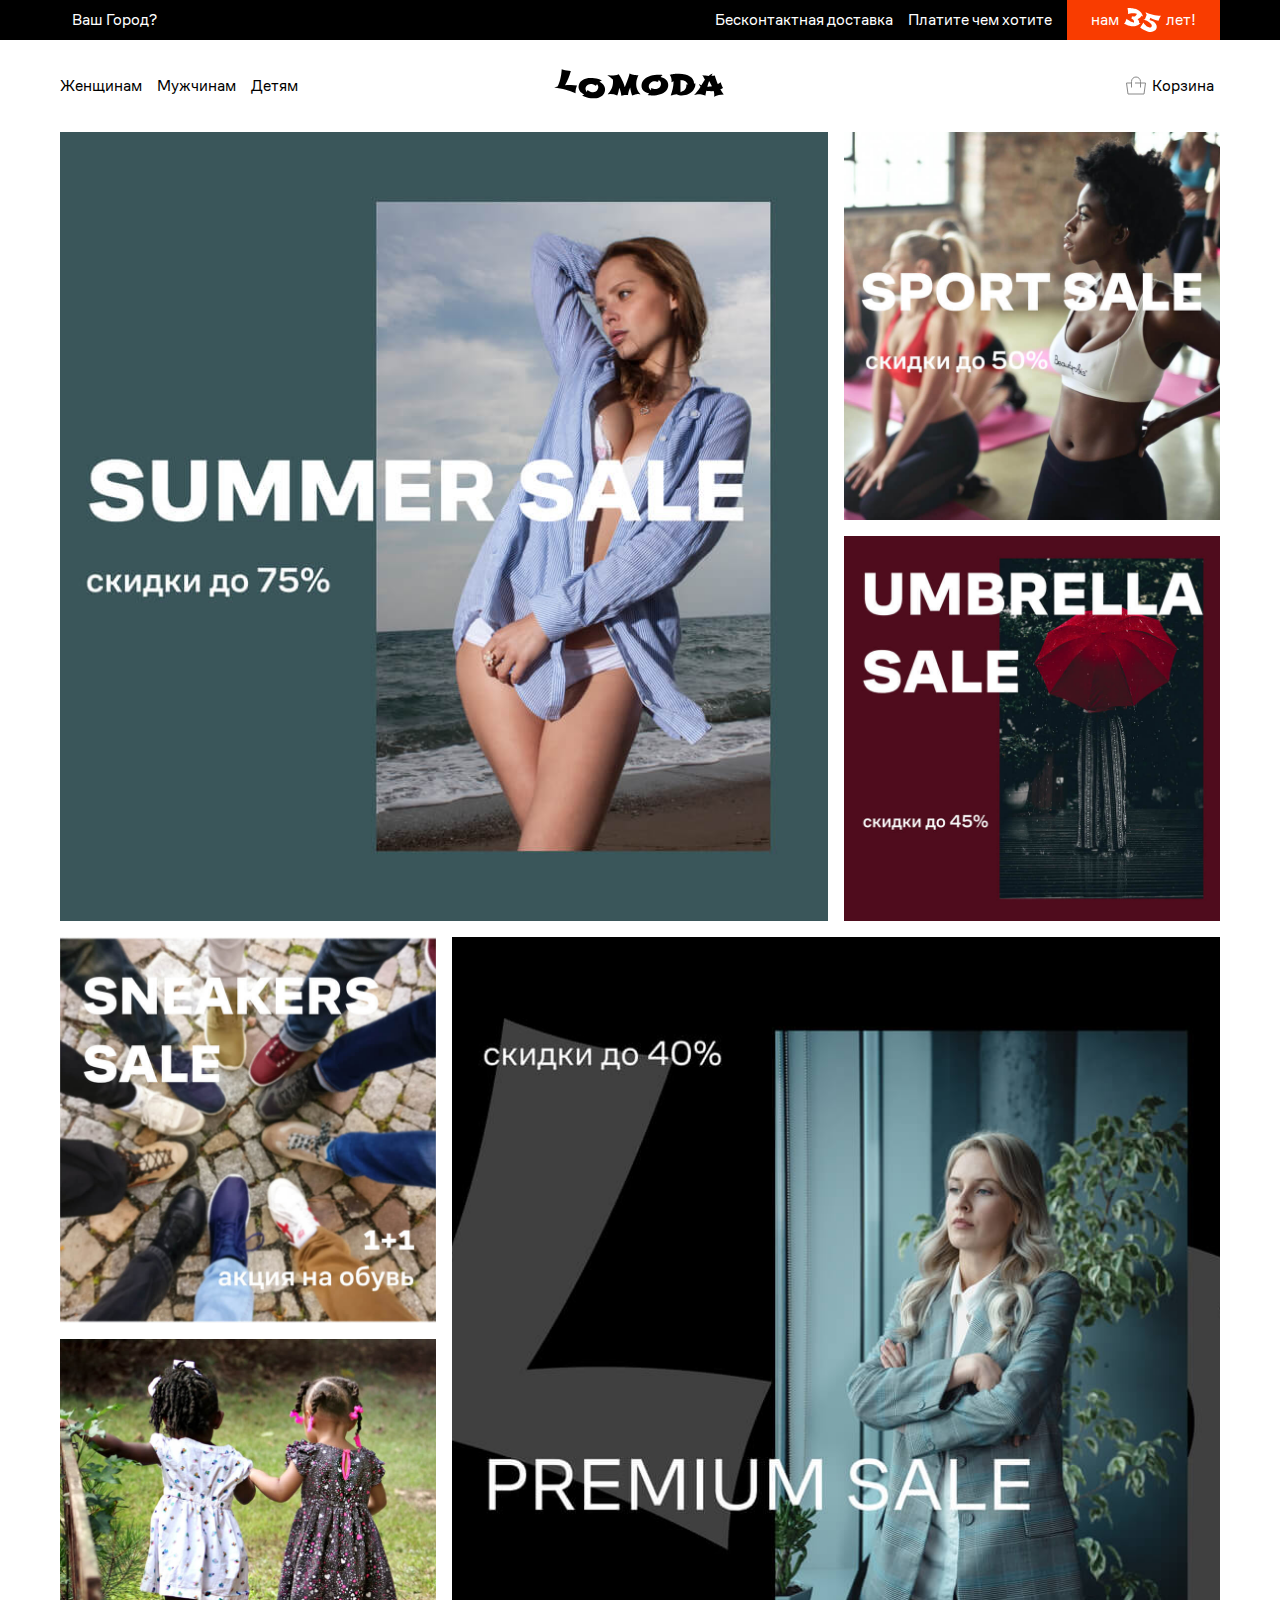
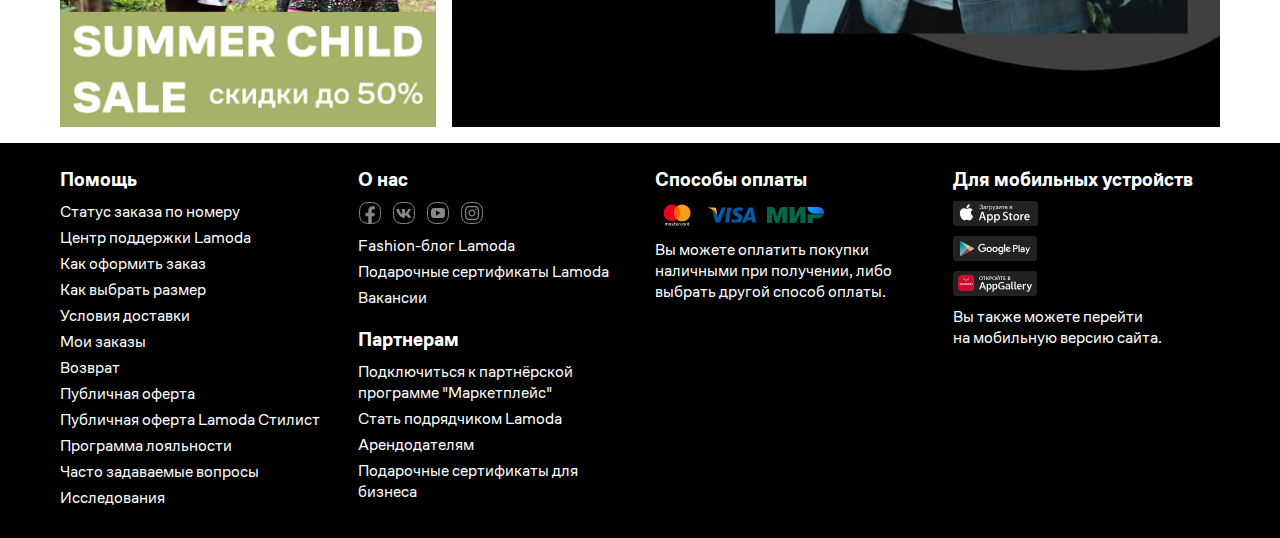
<file: index.html>
<!DOCTYPE html>
<html lang="en">

<head>
    <meta charset="UTF-8">
    <meta http-equiv="X-UA-Compatible" content="IE=edge">
    <meta name="viewport" content="width=device-width, initial-scale=1.0">
    <link rel="apple-touch-icon" sizes="180x180" href="favicon/apple-touch-icon.png">
    <link rel="icon" type="image/png" sizes="32x32" href="favicon/favicon-32x32.png">
    <link rel="icon" type="image/png" sizes="16x16" href="favicon/favicon-16x16.png">
    <link rel="manifest" href="favicon/site.webmanifest">
    <link rel="mask-icon" href="favicon/safari-pinned-tab.svg" color="#5bbad5">
    <meta name="msapplication-TileColor" content="#ffc40d">
    <meta name="theme-color" content="#ffffff">

    <link rel="preload" href="fonts/CoFoSans-Bold.woff2" as="font" type="font/woff2" crossorigin>
    <link rel="preload" href="fonts/CoFoSans-Black.woff2" as="font" type="font/woff2" crossorigin>
    <link rel="preload" href="fonts/CoFoSans-Regular.woff2" as="font" type="font/woff2" crossorigin>
    <link rel="preload" href="fonts/CoFoSans-Medium.woff2" as="font" type="font/woff2" crossorigin>

    <link rel="stylesheet" href="styles/style.min.css">
    <title>Lomoda</title>
    <script src="scrips/script.js" defer></script>
</head>

<body>
<header class="header">
    <div class="container">
        <div class="header__wrapper">
            <button class="header__city-button">Ваш Город?</button>
            <div class="header__right-block">
                <p class="header__delivery">Бесконтактная доставка</p>
                <p class="header__pay">Платите чем хотите</p>
                <div class="header__birthday">
                    <span>нам </span>
                    <img class="header__birthday-img" src="image/35.svg" alt="">
                    <span>лет!</span>
                </div>
            </div>
        </div>
    </div>
</header>
<main>
    <section class="subheader">
        <div class="container">
            <div class="subheader__wrapper">
                <nav class="subheader__navigation navigation">
                    <ul class="navigation__list">
                        <li class="navigation__item"><a class="navigation__link" href="cards.html">Женщинам</a>
                        </li>
                        <li class="navigation__item"><a class="navigation__link" href="card.html">Мужчинам</a></li>
                        <li class="navigation__item"><a class="navigation__link" href="#">Детям</a></li>
                    </ul>
                </nav>
                <a class="subheader__logo"><img src="image/logo.svg" alt="Компания Lomoda"></a>
                <button class="subheader__cart">Корзина</button>
            </div>
        </div>
    </section>
    <section class="promo">
        <div class="container">
            <ul class="promo__grid">
                <li class="promo__grid-item promo__grid-item__big"><img class="promo__grid-image" src="image/beach.jpg"
                                                                        alt=""></li>
                <li class="promo__grid-item promo__grid-item__small"><img class="promo__grid-image"
                                                                          src="image/sport.jpg" alt=""></li>
                <li class="promo__grid-item promo__grid-item__small"><img class="promo__grid-image"
                                                                          src="image/umbrella.jpg" alt=""></li>
            </ul>

            <ul class="promo__grid promo__grid-reverse">
                <li class="promo__grid-reverse-item promo__grid-reverse-item__big"><img class="promo__grid-image"
                                                                                        src="image/premium.jpg" alt="">
                </li>
                <li class="promo__grid-reverse-item promo__grid-reverse-item__small"><img class="promo__grid-image"
                                                                                          src="image/sneakers.jpg"
                                                                                          alt=""></li>
                <li class="promo__grid-reverse-item promo__grid-reverse-item__small"><img class="promo__grid-image"
                                                                                          src="image/child.jpg" alt="">
                </li>
            </ul>
        </div>
    </section>
</main>
<footer class="footer">
    <div class="container footer__columns">
        <div class="footer__column">
            <h3 class="footer__column-title">Помощь</h3>
            <ul class="footer__column-list">
                <li class="footer__column-item"><a class="footer__link" href="#">Статус заказа по номеру</a></li>
                <li class="footer__column-item"><a class="footer__link" href="#">Центр поддержки Lamoda</a></li>
                <li class="footer__column-item"><a class="footer__link" href="#">Как оформить заказ</a></li>
                <li class="footer__column-item"><a class="footer__link" href="#">Как выбрать размер</a></li>
                <li class="footer__column-item"><a class="footer__link" href="#">Условия доставки</a></li>
                <li class="footer__column-item"><a class="footer__link" href="#">Мои заказы</a></li>
                <li class="footer__column-item"><a class="footer__link" href="#">Возврат</a></li>
                <li class="footer__column-item"><a class="footer__link" href="#">Публичная оферта</a></li>
                <li class="footer__column-item"><a class="footer__link" href="#">Публичная оферта Lamoda Стилист</a>
                </li>
                <li class="footer__column-item"><a class="footer__link" href="#">Программа лояльности</a></li>
                <li class="footer__column-item"><a class="footer__link" href="#">Часто задаваемые вопросы</a></li>
                <li class="footer__column-item"><a class="footer__link" href="#">Исследования</a></li>
            </ul>
        </div>

        <div class="footer__column">
            <h3 class="footer__column-title">О нас</h3>
            <ul class="footer__column-list">
                <li class="footer__column-item">
                    <ul class="footer__column-icons">
                        <li><a target="_blank" href="#" class="footer__social-item footer__social-item_fb"></a></li>
                        <li><a target="_blank" href="#" class="footer__social-item footer__social-item_vk"></a></li>
                        <li><a target="_blank" href="#" class="footer__social-item footer__social-item_yt"></a></li>
                        <li><a target="_blank" href="#" class="footer__social-item footer__social-item_ig"></a></li>
                    </ul>
                </li>
                <li class="footer__column-item"><a class="link footer__link" href="#">Fashion-блог Lamoda</a></li>
                <li class="footer__column-item"><a class="link footer__link" href="#">Подарочные сертификаты Lamoda</a>
                </li>
                <li class="footer__column-item"><a class="link footer__link" href="#" target="_blank">Вакансии</a></li>
            </ul>

            <h3 class="footer__column-title">Партнерам</h3>
            <ul class="footer__column-list">
                <li class="footer__column-item"><a class="link footer__link" href="#">Подключиться к партнёрской
                    программе "Маркетплейс"</a></li>
                <li class="footer__column-item"><a class="link footer__link" href="#">Стать подрядчиком Lamoda</a></li>
                <li class="footer__column-item"><a class="link footer__link" href="#">Арендодателям</a></li>
                <li class="footer__column-item"><a class="link footer__link" href="#">Подарочные сертификаты для
                    бизнеса</a></li>
            </ul>
        </div>
        <div class="footer__column">
            <div class="footer__column-item">
                <h3 class="footer__column-title">Способы оплаты</h3>
                <ul class="footer__column-icons">
                    <li class="footer__column-icon footer__icon-mastercard"></li>
                    <li class="footer__column-icon footer__icon-visa"></li>
                    <li class="footer__column-icon footer__icon-mir"></li>
                </ul>
            </div>
            <p class="footer__column-item footer__text">

                Вы можете оплатить покупки<br>наличными при получении, либо<br>выбрать
                <a class="inline-link" href="#">другой способ оплаты</a>.

            </p>
        </div>
        <div class="footer__column">
            <h3 class="footer__column-title">Для мобильных устройств</h3>
            <ul class="footer__column-icons footer__column-icons__app">
                <li><a target="_blank" class="footer__block-icon footer__icon-appstore" href="#"></a></li>
                <li><a target="_blank" class="footer__block-icon footer__icon-googleplay" href="#"></a></li>
                <li><a target="_blank" class="footer__block-icon footer__icon-huaweistore" href="#"></a></li>
            </ul>
            <p class="footer__column-item footer__text">Вы также можете перейти<br>на <a href="#"
                                                                                         class="inline-link js-mobile-version">мобильную
                версию сайта</a>.</p>
        </div>
    </div>
</footer>

<div class="cart-overlay"> <!-- cart-overlay-open -->
    <div class="cart">
        <h2 class="cart__title">Корзина</h2>
        <div class="cart__table-wrapper">

            <table class="cart__table">
                <colgroup class="cart__col">
                    <col class="cart__col-number">
                    <col class="cart__col-name">
                    <col class="cart__col-color">
                    <col class="cart__col-size">
                    <col class="cart__col-price">
                    <col class="cart__col-delete">
                </colgroup>
                <thead>
                <tr>
                    <th class="cart__title-number">#</th>
                    <th>Наименование</th>
                    <th>Цвет</th>
                    <th>Размер</th>
                    <th>Цена</th>
                    <th></th>
                </tr>
                </thead>
                <tbody class="cart__list-goods">
                <tr>
                    <td>1</td>
                    <td>New Balance Леггинсы NB Essentials Botanical Legging</td>
                    <td>-</td>
                    <td>42/44</td>
                    <td>2999 &#8381;</td>
                    <td>
                        <button class="btn-delete">&times;</button>
                    </td>
                </tr>
                <tr>
                    <td>2</td>
                    <td>Adidas Костюм спортивный W TS CO ENERGIZ</td>
                    <td>-</td>
                    <td>42/44</td>
                    <td>7999 &#8381;</td>
                    <td>
                        <button class="btn-delete">&times;</button>
                    </td>
                </tr>
                <tr>
                    <td>3</td>
                    <td>Befree Топ Exclusive online</td>
                    <td>Фиолетовый</td>
                    <td>42</td>
                    <td>599 &#8381;</td>
                    <td>
                        <button class="btn-delete">&times;</button>
                    </td>
                </tr>
                </tbody>
                <tfoot>
                <tr>
                    <th colspan="3">
                        <div class="cart__wrapper-promo">
                            <label for="promo">Промо-код:</label>
                            <input class="cart__promo" id="promo" type="text">
                        </div>

                    </th>
                    <th>Итого:</th>
                    <th class="cart__total-cost" colspan="2">11597 &#8381;</th>
                </tr>
                </tfoot>
            </table>

        </div>
        <button class="cart__btn-buy">Оформить</button>
        <button class="cart__btn-close"></button>
    </div>
</div>


</body>

</html>
</file>
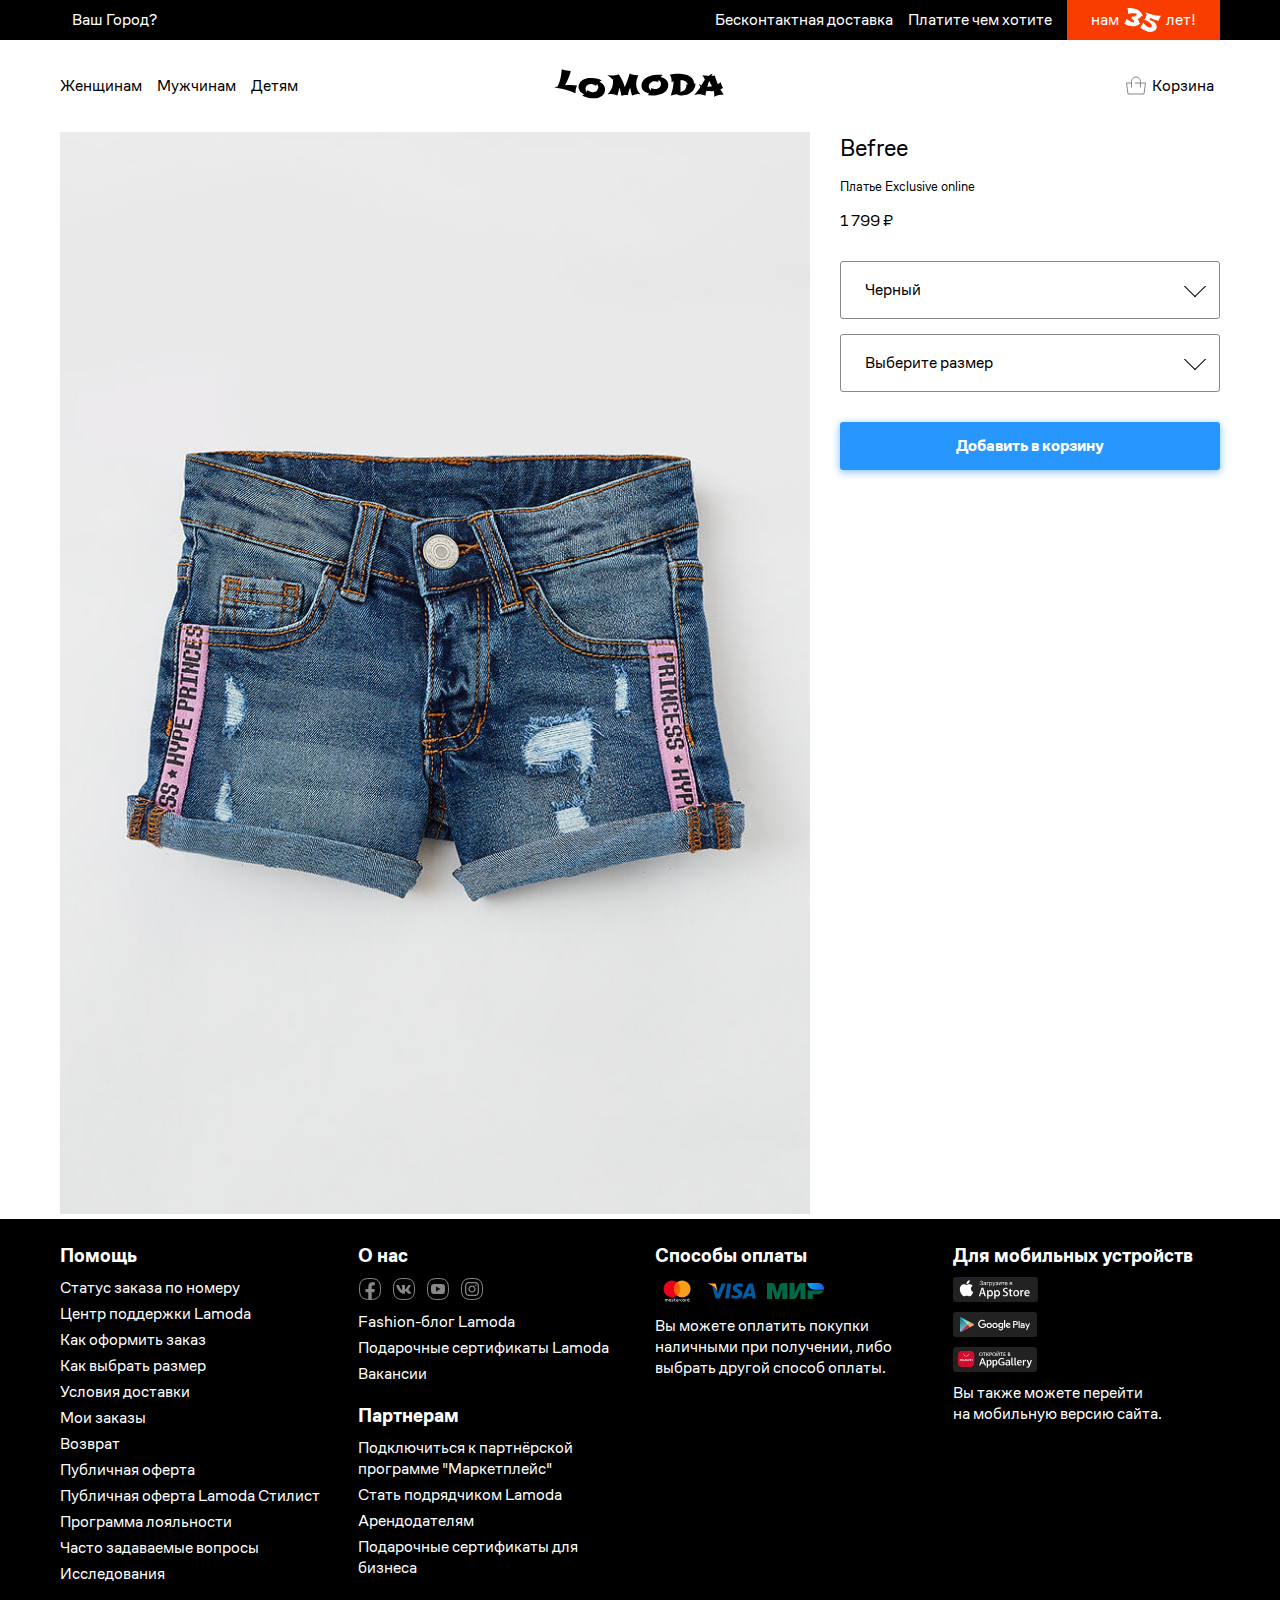
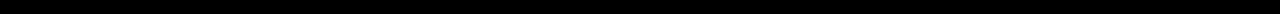
<file: card.html>
<!DOCTYPE html>
<html lang="en">

<head>
    <meta charset="UTF-8">
    <meta http-equiv="X-UA-Compatible" content="IE=edge">
    <meta name="viewport" content="width=device-width, initial-scale=1.0">

    <link rel="apple-touch-icon" sizes="180x180" href="favicon/apple-touch-icon.png">
    <link rel="icon" type="image/png" sizes="32x32" href="favicon/favicon-32x32.png">
    <link rel="icon" type="image/png" sizes="16x16" href="favicon/favicon-16x16.png">
    <link rel="manifest" href="favicon/site.webmanifest">
    <link rel="mask-icon" href="favicon/safari-pinned-tab.svg" color="#5bbad5">
    <meta name="msapplication-TileColor" content="#ffc40d">
    <meta name="theme-color" content="#ffffff">

    <link rel="preload" href="fonts/CoFoSans-Bold.woff2" as="font" type="font/woff2" crossorigin>
    <link rel="preload" href="fonts/CoFoSans-Black.woff2" as="font" type="font/woff2" crossorigin>
    <link rel="preload" href="fonts/CoFoSans-Regular.woff2" as="font" type="font/woff2" crossorigin>
    <link rel="preload" href="fonts/CoFoSans-Medium.woff2" as="font" type="font/woff2" crossorigin>

    <link rel="stylesheet" href="styles/style.min.css">
    <title>Lomoda</title>
    <script src="scrips/script.js" defer></script>

</head>

<body>
    <header class="header">
        <div class="container">
            <div class="header__wrapper">
                <button class="header__city-button">Ваш город?</button>
                <div class="header__right-block">
                    <p class="header__delivery">Бесконтактная доставка</p>
                    <p class="header__pay">Платите чем хотите</p>
                    <div class="header__birthday">
                        <span>нам </span>
                        <img class="header__birthday-img" src="image/35.svg" alt="">
                        <span>лет!</span>
                    </div>
                </div>
            </div>
        </div>
    </header>
    <main>
        <section class="subheader">
            <div class="container">
                <div class="subheader__wrapper">
                    <nav class="subheader__navigation navigation">
                        <ul class="navigation__list">
                            <li class="navigation__item"><a class="navigation__link" href="cards.html">Женщинам</a></li>
                            <li class="navigation__item"><a class="navigation__link" href="card.html">Мужчинам</a></li>
                            <li class="navigation__item"><a class="navigation__link" href="#">Детям</a></li>
                        </ul>
                    </nav>
                    <a href="index.html" class="subheader__logo"><img src="image/logo.svg" alt="Компания Lomoda"></a>
                    <button class="subheader__cart">Корзина</button>
                </div>
            </div>
        </section>
        <section class="card-good">
            <div class="container card-good__wrapper">
                <div class="card-good__image-wrapper">
                    <img class="card-good__image" src="goods-image/MP002XG01REQ_14210247_1_v1.jpg" alt="">
                </div>
                <div class="card-good__description">
                    <h2 class="card-good__title-wrapper">
                        <p class="card-good__brand">Befree</p>
                        <p class="card-good__title">Платье Exclusive online</p>
                    </h2>
                    <p class="card-good__price">1 799 ₽</p>

                    <div class="card-good__color-wrapper card-good__select__wrapper">
                        <button class="card-good__color card-good__select">Черный</button>
                        <ul class="card-good__color-list card-good__select-list">
                            <li class="card-good__select-item">Черный</li>
                            <li class="card-good__select-item">Белый</li>
                            <li class="card-good__select-item">Красный</li>
                            <li class="card-good__select-item">Зеленый</li>
                            <li class="card-good__select-item">Синий</li>
                            <li class="card-good__select-item">Желтый</li>
                        </ul>
                    </div>
                    
                    <div class="card-good__sizes-wrapper card-good__select__wrapper">
                        <button class="card-good__sizes card-good__select">Выберите размер</button>
                        <ul class="card-good__sizes-list card-good__select-list">
                            <li class="card-good__select-item">36</li>
                            <li class="card-good__select-item">38</li>
                            <li class="card-good__select-item">40</li>
                            <li class="card-good__select-item">42</li>
                            <li class="card-good__select-item">44</li>
                            <li class="card-good__select-item">46</li>
                            <li class="card-good__select-item">48</li>
                            <li class="card-good__select-item">50</li>
                            <li class="card-good__select-item">52</li>
                        </ul>
                    </div>
                    

                    <button class="card-good__buy">Добавить в корзину</button>
                </div>
            </div>


        </section>

    </main>
    <footer class="footer">
        <div class="container footer__columns">
            <div class="footer__column">
                <h3 class="footer__column-title">Помощь</h3>
                <ul class="footer__column-list">
                    <li class="footer__column-item"><a class="footer__link" href="#">Статус заказа по номеру</a></li>
                    <li class="footer__column-item"><a class="footer__link" href="#">Центр поддержки Lamoda</a></li>
                    <li class="footer__column-item"><a class="footer__link" href="#">Как оформить заказ</a></li>
                    <li class="footer__column-item"><a class="footer__link" href="#">Как выбрать размер</a></li>
                    <li class="footer__column-item"><a class="footer__link" href="#">Условия доставки</a></li>
                    <li class="footer__column-item"><a class="footer__link" href="#">Мои заказы</a></li>
                    <li class="footer__column-item"><a class="footer__link" href="#">Возврат</a></li>
                    <li class="footer__column-item"><a class="footer__link" href="#">Публичная оферта</a></li>
                    <li class="footer__column-item"><a class="footer__link" href="#">Публичная оферта Lamoda Стилист</a></li>
                    <li class="footer__column-item"><a class="footer__link" href="#">Программа лояльности</a></li>
                    <li class="footer__column-item"><a class="footer__link" href="#">Часто задаваемые вопросы</a></li>
                    <li class="footer__column-item"><a class="footer__link" href="#">Исследования</a></li>
                </ul>
            </div>

            <div class="footer__column">
                <h3 class="footer__column-title">О нас</h3>
                <ul class="footer__column-list">
                    <li class="footer__column-item">
                        <ul class="footer__column-icons">
                            <li><a target="_blank" href="#" class="footer__social-item footer__social-item_fb"></a></li>
                            <li><a target="_blank" href="#" class="footer__social-item footer__social-item_vk"></a></li>
                            <li><a target="_blank" href="#" class="footer__social-item footer__social-item_yt"></a></li>
                            <li><a target="_blank" href="#" class="footer__social-item footer__social-item_ig"></a></li>
                        </ul>
                    </li>
                    <li class="footer__column-item"><a class="link footer__link" href="#">Fashion-блог Lamoda</a></li>
                    <li class="footer__column-item"><a class="link footer__link" href="#">Подарочные сертификаты Lamoda</a></li>
                    <li class="footer__column-item"><a class="link footer__link" href="#" target="_blank">Вакансии</a></li>
                </ul>

                <h3 class="footer__column-title">Партнерам</h3>
                <ul class="footer__column-list">
                    <li class="footer__column-item"><a class="link footer__link" href="#">Подключиться к партнёрской программе "Маркетплейс"</a></li>
                    <li class="footer__column-item"><a class="link footer__link" href="#">Стать подрядчиком Lamoda</a></li>
                    <li class="footer__column-item"><a class="link footer__link" href="#">Арендодателям</a></li>
                    <li class="footer__column-item"><a class="link footer__link" href="#">Подарочные сертификаты для бизнеса</a></li>
                </ul>
            </div>
            <div class="footer__column">
                <div class="footer__column-item">
                    <h3 class="footer__column-title">Способы оплаты</h3>
                    <ul class="footer__column-icons">
                        <li class="footer__column-icon footer__icon-mastercard"></li>
                        <li class="footer__column-icon footer__icon-visa"></li>
                        <li class="footer__column-icon footer__icon-mir"></li>
                    </ul>
                </div>
                <p class="footer__column-item footer__text">

                    Вы можете оплатить покупки<br>наличными при получении, либо<br>выбрать
                    <a class="inline-link" href="#">другой способ оплаты</a>.

                </p>
            </div>
            <div class="footer__column">
                <h3 class="footer__column-title">Для мобильных устройств</h3>
                <ul class="footer__column-icons footer__column-icons__app">
                    <li><a target="_blank" class="footer__block-icon footer__icon-appstore" href="#"></a></li>
                    <li><a target="_blank" class="footer__block-icon footer__icon-googleplay" href="#"></a></li>
                    <li><a target="_blank" class="footer__block-icon footer__icon-huaweistore" href="#"></a></li>
                </ul>
                <p class="footer__column-item footer__text">Вы также можете перейти<br>на <a href="#" class="inline-link js-mobile-version">мобильную версию сайта</a>.</p>
            </div>
        </div>
    </footer>

    <div class="cart-overlay"> <!-- cart-overlay-open -->
        <div class="cart">
            <h2 class="cart__title">Корзина</h2>
            <div class="cart__table-wrapper">

                <table class="cart__table">
                    <colgroup class="cart__col">
                        <col class="cart__col-number">
                        <col class="cart__col-name">
                        <col class="cart__col-color">
                        <col class="cart__col-size">
                        <col class="cart__col-price">
                        <col class="cart__col-delete">
                    </colgroup>
                    <thead>
                        <tr>
                            <th class="cart__title-number">#</th>
                            <th>Наименование</th>
                            <th>Цвет</th>
                            <th>Размер</th>
                            <th>Цена</th>
                            <th></th>
                        </tr>
                    </thead>
                    <tbody class="cart__list-goods">
                        <tr>
                            <td>1</td>
                            <td>New Balance Леггинсы NB Essentials Botanical Legging</td>
                            <td>-</td>
                            <td>42/44</td>
                            <td>2999 &#8381;</td>
                            <td><button class="btn-delete">&times;</button></td>
                        </tr>
                        <tr>
                            <td>2</td>
                            <td>Adidas Костюм спортивный W TS CO ENERGIZ</td>
                            <td>-</td>
                            <td>42/44</td>
                            <td>7999 &#8381;</td>
                            <td><button class="btn-delete">&times;</button></td>
                        </tr>
                        <tr>
                            <td>3</td>
                            <td>Befree Топ Exclusive online</td>
                            <td>Фиолетовый</td>
                            <td>42</td>
                            <td>599 &#8381;</td>
                            <td><button class="btn-delete">&times;</button></td>
                        </tr>
                    </tbody>
                    <tfoot>
                        <tr>
                            <th colspan="3">
                                <div class="cart__wrapper-promo">
                                    <label for="promo">Промо-код:</label>
                                    <input class="cart__promo" id="promo" type="text">
                                </div>

                            </th>
                            <th>Итого:</th>
                            <th class="cart__total-cost" colspan="2">11597 &#8381;</th>
                        </tr>
                    </tfoot>
                </table>

            </div>
            <button class="cart__btn-buy">Оформить</button>
            <button class="cart__btn-close"></button>
        </div>
    </div>

</body>

</html>
</file>
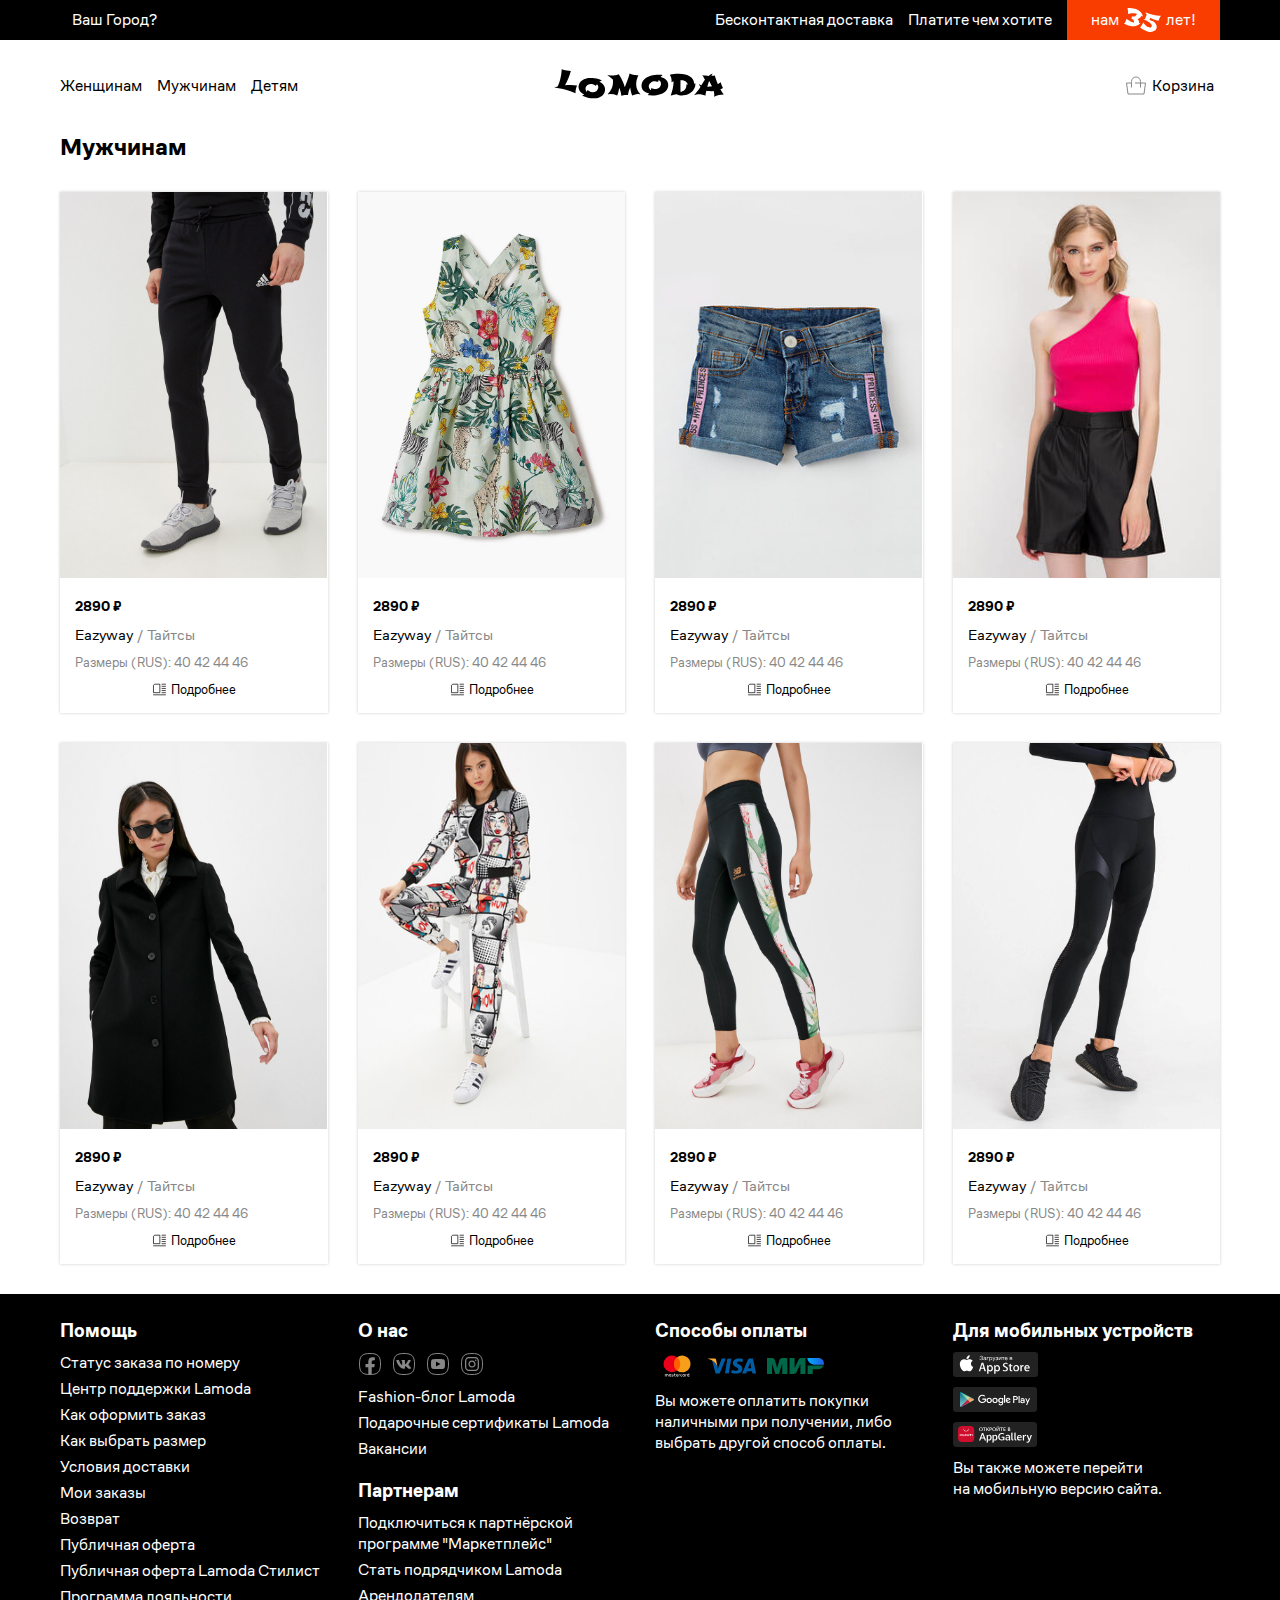
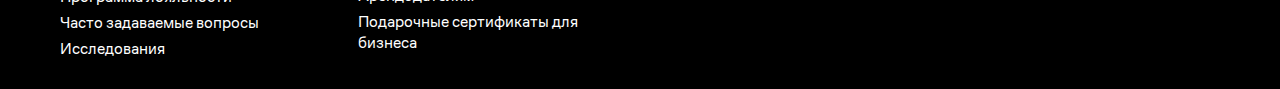
<file: cards.html>
<!DOCTYPE html>
<html lang="en">

<head>
    <meta charset="UTF-8">
    <meta http-equiv="X-UA-Compatible" content="IE=edge">
    <meta name="viewport" content="width=device-width, initial-scale=1.0">

    <link rel="apple-touch-icon" sizes="180x180" href="favicon/apple-touch-icon.png">
    <link rel="icon" type="image/png" sizes="32x32" href="favicon/favicon-32x32.png">
    <link rel="icon" type="image/png" sizes="16x16" href="favicon/favicon-16x16.png">
    <link rel="manifest" href="favicon/site.webmanifest">
    <link rel="mask-icon" href="favicon/safari-pinned-tab.svg" color="#5bbad5">
    <meta name="msapplication-TileColor" content="#ffc40d">
    <meta name="theme-color" content="#ffffff">

    <link rel="preload" href="fonts/CoFoSans-Bold.woff2" as="font" type="font/woff2" crossorigin>
    <link rel="preload" href="fonts/CoFoSans-Black.woff2" as="font" type="font/woff2" crossorigin>
    <link rel="preload" href="fonts/CoFoSans-Regular.woff2" as="font" type="font/woff2" crossorigin>
    <link rel="preload" href="fonts/CoFoSans-Medium.woff2" as="font" type="font/woff2" crossorigin>

    <link rel="stylesheet" href="styles/style.min.css">
    <title>Lomoda</title>
    <script src="scrips/script.js" defer></script>

</head>

<body>
    <header class="header">
        <div class="container">
            <div class="header__wrapper">
                <button class="header__city-button">Ваш город?</button>
                <div class="header__right-block">
                    <p class="header__delivery">Бесконтактная доставка</p>
                    <p class="header__pay">Платите чем хотите</p>
                    <div class="header__birthday">
                        <span>нам </span>
                        <img class="header__birthday-img" src="image/35.svg" alt="">
                        <span>лет!</span>
                    </div>
                </div>
            </div>
        </div>
    </header>
    <main>
        <section class="subheader">
            <div class="container">
                <div class="subheader__wrapper">
                    <nav class="subheader__navigation navigation">
                        <ul class="navigation__list">
                            <li class="navigation__item"><a class="navigation__link" href="cards.html">Женщинам</a></li>
                            <li class="navigation__item"><a class="navigation__link" href="card.html">Мужчинам</a></li>
                            <li class="navigation__item"><a class="navigation__link" href="#">Детям</a></li>
                        </ul>
                    </nav>
                    <a href="index.html" class="subheader__logo"><img src="image/logo.svg" alt="Компания Lomoda"></a>
                    <button class="subheader__cart">Корзина</button>
                </div>
            </div>
        </section>
        <section class="goods">
            <div class="container">
                <h2 class="goods__title">Мужчинам</h2>
                <ul class="goods__list">
                    <li class="goods__item">
                        <article class="good">
                            <a class="good__link-img" href="card.html#id56454">
                                <img class="good__img" src="goods-image/AD002EMLUEA8_14164246_1_v1.jpg" alt="">
                            </a>
                            <div class="good__description">
                                <p class="good__price">2890 &#8381;</p>
                                <h3 class="good__title">Eazyway <span class="good__title__grey">/ Тайтсы</span></h3>
                                <p class="good__sizes">Размеры (RUS): <span class="good__sizes-list">40 42 44 46</span></p>
                                <a class="good__link" href="card.html#id56454">Подробнее</a>
                            </div>
                        </article>
                    </li>
                    <li class="goods__item">
                        <article class="good">
                            <a class="good__link-img" href="card.html#id56454">
                                <img class="good__img" src="goods-image/MP002XG0147V_11514976_1_v1.jpg" alt="">
                            </a>
                            <div class="good__description">
                                <p class="good__price">2890 &#8381;</p>
                                <h3 class="good__title">Eazyway <span class="good__title__grey">/ Тайтсы</span></h3>
                                <p class="good__sizes">Размеры (RUS): <span class="good__sizes-list">40 42 44 46</span></p>
                                <a class="good__link" href="card.html#id56454">Подробнее</a>
                            </div>
                        </article>
                    </li>
                    <li class="goods__item">
                        <article class="good">
                            <a class="good__link-img" href="card.html#id56454">
                                <img class="good__img" src="goods-image/MP002XG01REQ_14210247_1_v2.jpg" alt="">
                            </a>
                            <div class="good__description">
                                <p class="good__price">2890 &#8381;</p>
                                <h3 class="good__title">Eazyway <span class="good__title__grey">/ Тайтсы</span></h3>
                                <p class="good__sizes">Размеры (RUS): <span class="good__sizes-list">40 42 44 46</span></p>
                                <a class="good__link" href="card.html#id56454">Подробнее</a>
                            </div>
                        </article>
                    </li>
                    <li class="goods__item">
                        <article class="good">
                            <a class="good__link-img" href="card.html#id56454">
                                <img class="good__img" src="goods-image/MP002XW14T1R_11615827_1_v2.jpg" alt="">
                            </a>
                            <div class="good__description">
                                <p class="good__price">2890 &#8381;</p>
                                <h3 class="good__title">Eazyway <span class="good__title__grey">/ Тайтсы</span></h3>
                                <p class="good__sizes">Размеры (RUS): <span class="good__sizes-list">40 42 44 46</span></p>
                                <a class="good__link" href="card.html#id56454">Подробнее</a>
                            </div>
                        </article>
                    </li>
                    <li class="goods__item">
                        <article class="good">
                            <a class="good__link-img" href="card.html#id56454">
                                <img class="good__img" src="goods-image/RTLAAK612301_14538241_1_v1.jpg" alt="">
                            </a>
                            <div class="good__description">
                                <p class="good__price">2890 &#8381;</p>
                                <h3 class="good__title">Eazyway <span class="good__title__grey">/ Тайтсы</span></h3>
                                <p class="good__sizes">Размеры (RUS): <span class="good__sizes-list">40 42 44 46</span></p>
                                <a class="good__link" href="card.html#id56454">Подробнее</a>
                            </div>
                        </article>
                    </li>
                    <li class="goods__item">
                        <article class="good">
                            <a class="good__link-img" href="card.html#id56454">
                                <img class="good__img" src="goods-image/MP002XW0Q9SP_8840462_1_v2.jpg" alt="">
                            </a>
                            <div class="good__description">
                                <p class="good__price">2890 &#8381;</p>
                                <h3 class="good__title">Eazyway <span class="good__title__grey">/ Тайтсы</span></h3>
                                <p class="good__sizes">Размеры (RUS): <span class="good__sizes-list">40 42 44 46</span></p>
                                <a class="good__link" href="card.html#id56454">Подробнее</a>
                            </div>
                        </article>
                    </li>
                    <li class="goods__item">
                        <article class="good">
                            <a class="good__link-img" href="card.html#id56454">
                                <img class="good__img" src="goods-image/NE007EWMSTP9_14530060_1_v1.jpg" alt="">
                            </a>
                            <div class="good__description">
                                <p class="good__price">2890 &#8381;</p>
                                <h3 class="good__title">Eazyway <span class="good__title__grey">/ Тайтсы</span></h3>
                                <p class="good__sizes">Размеры (RUS): <span class="good__sizes-list">40 42 44 46</span></p>
                                <a class="good__link" href="card.html#id56454">Подробнее</a>
                            </div>
                        </article>
                    </li>
                    <li class="goods__item">
                        <article class="good">
                            <a class="good__link-img" href="card.html#id56454">
                                <img class="good__img" src="goods-image/MP002XW060O4_13625731_1_v1.jpg" alt="">
                            </a>
                            <div class="good__description">
                                <p class="good__price">2890 &#8381;</p>
                                <h3 class="good__title">Eazyway <span class="good__title__grey">/ Тайтсы</span></h3>
                                <p class="good__sizes">Размеры (RUS): <span class="good__sizes-list">40 42 44 46</span></p>
                                <a class="good__link" href="card.html#id56454">Подробнее</a>
                            </div>
                        </article>
                    </li>
                </ul>

            </div>


        </section>

    </main>
    <footer class="footer">
        <div class="container footer__columns">
            <div class="footer__column">
                <h3 class="footer__column-title">Помощь</h3>
                <ul class="footer__column-list">
                    <li class="footer__column-item"><a class="footer__link" href="#">Статус заказа по номеру</a></li>
                    <li class="footer__column-item"><a class="footer__link" href="#">Центр поддержки Lamoda</a></li>
                    <li class="footer__column-item"><a class="footer__link" href="#">Как оформить заказ</a></li>
                    <li class="footer__column-item"><a class="footer__link" href="#">Как выбрать размер</a></li>
                    <li class="footer__column-item"><a class="footer__link" href="#">Условия доставки</a></li>
                    <li class="footer__column-item"><a class="footer__link" href="#">Мои заказы</a></li>
                    <li class="footer__column-item"><a class="footer__link" href="#">Возврат</a></li>
                    <li class="footer__column-item"><a class="footer__link" href="#">Публичная оферта</a></li>
                    <li class="footer__column-item"><a class="footer__link" href="#">Публичная оферта Lamoda Стилист</a></li>
                    <li class="footer__column-item"><a class="footer__link" href="#">Программа лояльности</a></li>
                    <li class="footer__column-item"><a class="footer__link" href="#">Часто задаваемые вопросы</a></li>
                    <li class="footer__column-item"><a class="footer__link" href="#">Исследования</a></li>
                </ul>
            </div>

            <div class="footer__column">
                <h3 class="footer__column-title">О нас</h3>
                <ul class="footer__column-list">
                    <li class="footer__column-item">
                        <ul class="footer__column-icons">
                            <li><a target="_blank" href="#" class="footer__social-item footer__social-item_fb"></a></li>
                            <li><a target="_blank" href="#" class="footer__social-item footer__social-item_vk"></a></li>
                            <li><a target="_blank" href="#" class="footer__social-item footer__social-item_yt"></a></li>
                            <li><a target="_blank" href="#" class="footer__social-item footer__social-item_ig"></a></li>
                        </ul>
                    </li>
                    <li class="footer__column-item"><a class="link footer__link" href="#">Fashion-блог Lamoda</a></li>
                    <li class="footer__column-item"><a class="link footer__link" href="#">Подарочные сертификаты Lamoda</a></li>
                    <li class="footer__column-item"><a class="link footer__link" href="#" target="_blank">Вакансии</a></li>
                </ul>

                <h3 class="footer__column-title">Партнерам</h3>
                <ul class="footer__column-list">
                    <li class="footer__column-item"><a class="link footer__link" href="#">Подключиться к партнёрской программе "Маркетплейс"</a></li>
                    <li class="footer__column-item"><a class="link footer__link" href="#">Стать подрядчиком Lamoda</a></li>
                    <li class="footer__column-item"><a class="link footer__link" href="#">Арендодателям</a></li>
                    <li class="footer__column-item"><a class="link footer__link" href="#">Подарочные сертификаты для бизнеса</a></li>
                </ul>
            </div>
            <div class="footer__column">
                <div class="footer__column-item">
                    <h3 class="footer__column-title">Способы оплаты</h3>
                    <ul class="footer__column-icons">
                        <li class="footer__column-icon footer__icon-mastercard"></li>
                        <li class="footer__column-icon footer__icon-visa"></li>
                        <li class="footer__column-icon footer__icon-mir"></li>
                    </ul>
                </div>
                <p class="footer__column-item footer__text">

                    Вы можете оплатить покупки<br>наличными при получении, либо<br>выбрать
                    <a class="inline-link" href="#">другой способ оплаты</a>.

                </p>
            </div>
            <div class="footer__column">
                <h3 class="footer__column-title">Для мобильных устройств</h3>
                <ul class="footer__column-icons footer__column-icons__app">
                    <li><a target="_blank" class="footer__block-icon footer__icon-appstore" href="#"></a></li>
                    <li><a target="_blank" class="footer__block-icon footer__icon-googleplay" href="#"></a></li>
                    <li><a target="_blank" class="footer__block-icon footer__icon-huaweistore" href="#"></a></li>
                </ul>
                <p class="footer__column-item footer__text">Вы также можете перейти<br>на <a href="#" class="inline-link js-mobile-version">мобильную версию сайта</a>.</p>
            </div>
        </div>
    </footer>


    <div class="cart-overlay"> <!-- cart-overlay-open -->
        <div class="cart">
            <h2 class="cart__title">Корзина</h2>
            <div class="cart__table-wrapper">

                <table class="cart__table">
                    <colgroup class="cart__col">
                        <col class="cart__col-number">
                        <col class="cart__col-name">
                        <col class="cart__col-color">
                        <col class="cart__col-size">
                        <col class="cart__col-price">
                        <col class="cart__col-delete">
                    </colgroup>
                    <thead>
                        <tr>
                            <th class="cart__title-number">#</th>
                            <th>Наименование</th>
                            <th>Цвет</th>
                            <th>Размер</th>
                            <th>Цена</th>
                            <th></th>
                        </tr>
                    </thead>
                    <tbody class="cart__list-goods">
                        <tr>
                            <td>1</td>
                            <td>New Balance Леггинсы NB Essentials Botanical Legging</td>
                            <td>-</td>
                            <td>42/44</td>
                            <td>2999 &#8381;</td>
                            <td><button class="btn-delete">&times;</button></td>
                        </tr>
                        <tr>
                            <td>2</td>
                            <td>Adidas Костюм спортивный W TS CO ENERGIZ</td>
                            <td>-</td>
                            <td>42/44</td>
                            <td>7999 &#8381;</td>
                            <td><button class="btn-delete">&times;</button></td>
                        </tr>
                        <tr>
                            <td>3</td>
                            <td>Befree Топ Exclusive online</td>
                            <td>Фиолетовый</td>
                            <td>42</td>
                            <td>599 &#8381;</td>
                            <td><button class="btn-delete">&times;</button></td>
                        </tr>
                    </tbody>
                    <tfoot>
                        <tr>
                            <th colspan="3">
                                <div class="cart__wrapper-promo">
                                    <label for="promo">Промо-код:</label>
                                    <input class="cart__promo" id="promo" type="text">
                                </div>

                            </th>
                            <th>Итого:</th>
                            <th class="cart__total-cost" colspan="2">11597 &#8381;</th>
                        </tr>
                    </tfoot>
                </table>

            </div>
            <button class="cart__btn-buy">Оформить</button>
            <button class="cart__btn-close"></button>
        </div>
    </div>

</body>

</html>
</file>
<file: styles/style.min.css>
@font-face {
    font-family: 'CoFo Sans';
    src: local("CoFo Sans Bold"), local("CoFoSans-Bold"), url("../fonts/CoFoSans-Bold.woff2") format("woff2"), url("../fonts/CoFoSans-Bold.woff") format("woff");
    font-weight: bold;
    font-display: swap
}

@font-face {
    font-family: 'CoFo Sans';
    src: local("CoFo Sans Black"), local("CoFoSans-Black"), url("../fonts/CoFoSans-Black.woff2") format("woff2"), url("../fonts/CoFoSans-Black.woff") format("woff");
    font-weight: 900;
    font-display: swap
}

@font-face {
    font-family: 'CoFo Sans';
    src: local("CoFo Sans"), local("CoFoSans-Regular"), url("../fonts/CoFoSans-Regular.woff2") format("woff2"), url("../fonts/CoFoSans-Regular.woff") format("woff");
    font-weight: normal;
    font-display: swap
}

@font-face {
    font-family: 'CoFo Sans';
    src: local("CoFo Sans Medium"), local("CoFoSans-Medium"), url("../fonts/CoFoSans-Medium.woff2") format("woff2"), url("../fonts/CoFoSans-Medium.woff") format("woff");
    font-weight: 500;
    font-display: swap
}

:root {
    -webkit-box-sizing: border-box;
    box-sizing: border-box
}

*, *::before, *::after {
    -webkit-box-sizing: inherit;
    box-sizing: inherit
}

body {
    min-width: 320px;
    min-height: 100vh;
    margin: 0;
    background-color: #fff;
    font-family: "CoFo Sans", Arial, sans-serif;
    font-size: 16px;
    font-weight: 400;
    color: black
}

button, input, optgroup, select, textarea {
    font: inherit;
    margin: 0
}

img {
    max-width: 100%;
    height: auto
}

a {
    text-decoration: none;
    color: inherit
}

ul, ol {
    list-style: none
}

h1, h2, h3, h4, p, ul, ol, figure, figcaption {
    padding: 0;
    margin: 0
}

.container {
    max-width: 1200px;
    margin: 0 auto;
    padding: 0 20px
}

.visually-hidden {
    position: absolute !important;
    clip: rect(1px 1px 1px 1px);
    clip: rect(1px, 1px, 1px, 1px);
    padding: 0 !important;
    border: 0 !important;
    height: 1px !important;
    width: 1px !important;
    overflow: hidden
}

.clearfix::after {
    content: "";
    display: table;
    clear: both
}

button {
    cursor: pointer
}

.header {
    background-color: #000;
    color: #fff
}

.header__wrapper {
    display: -webkit-box;
    display: -ms-flexbox;
    display: flex;
    -webkit-box-pack: justify;
    -ms-flex-pack: justify;
    justify-content: space-between;
    -webkit-box-align: center;
    -ms-flex-align: center;
    align-items: center;
    height: 40px;
    line-height: 40px
}

.header__city-button {
    background-color: transparent;
    color: inherit;
    padding: 0 12px;
    border: none;
    height: 100%;
    -webkit-transition: background-color 0.3s;
    transition: background-color 0.3s
}

.header__city-button:hover {
    background-color: #0060d2
}

@media (max-width: 480px) {
    .header__city-button {
        margin: 0 auto
    }
}

.header__right-block {
    display: -webkit-box;
    display: -ms-flexbox;
    display: flex;
    gap: 15px;
    height: 100%
}

@media (max-width: 480px) {
    .header__right-block {
        display: none
    }
}

.header__pay, .header__delivery {
    -ms-flex-item-align: center;
    -ms-grid-row-align: center;
    align-self: center;
    height: 100%;
    cursor: pointer;
    -webkit-transition: background-color 0.3s;
    transition: background-color 0.3s
}

.header__pay:hover, .header__delivery:hover {
    background-color: #0060d2
}

@media (max-width: 768px) {
    .header__pay, .header__delivery {
        display: none
    }
}

.header__birthday {
    display: -webkit-box;
    display: -ms-flexbox;
    display: flex;
    padding: 8px 24px;
    -webkit-box-align: center;
    -ms-flex-align: center;
    align-items: center;
    background-color: #f93c00;
    max-height: 100%
}

.header__birthday-img {
    max-height: 100%
}

.header__birthday *:not(:last-child) {
    margin-right: 5px
}

.subheader {
    min-height: 90px
}

@media (max-width: 768px) {
    .subheader {
        padding-top: 30px
    }
}

.subheader__wrapper {
    position: relative;
    display: -ms-grid;
    display: grid;
    -ms-grid-columns:(1fr) [ 3 ];
    grid-template-columns:repeat(3, 1fr);
    -webkit-box-align: center;
    -ms-flex-align: center;
    align-items: center;
    -webkit-box-pack: justify;
    -ms-flex-pack: justify;
    justify-content: space-between;
    min-height: 90px
}

@media (max-width: 768px) {
    .subheader__wrapper {
        -ms-grid-columns:(1fr) [ 2 ];
        grid-template-columns:repeat(2, 1fr)
    }
}

.subheader__logo {
    display: block;
    max-width: 180px;
    -ms-grid-column-align: center;
    justify-self: center
}

@media (max-width: 768px) {
    .subheader__navigation {
        -webkit-box-ordinal-group: 0;
        -ms-flex-order: -1;
        order: -1;
        -ms-grid-column: 1;
        -ms-grid-column-span: 2;
        grid-column: 1 / 3
    }
}

.subheader__cart {
    display: block;
    -ms-grid-column-align: end;
    justify-self: end;
    background-color: transparent;
    background-image: url("../image/cart.svg");
    background-repeat: no-repeat;
    background-position: left;
    padding-left: 28px;
    border: none
}

.navigation__list {
    display: -webkit-box;
    display: -ms-flexbox;
    display: flex;
    gap: 15px
}

@media (max-width: 768px) {
    .navigation__list {
        -webkit-box-pack: center;
        -ms-flex-pack: center;
        justify-content: center
    }
}

.promo__grid-image {
    width: 100%;
    height: 100%;
    -o-object-position: center;
    object-position: center;
    -o-object-fit: cover;
    object-fit: cover
}

.promo__grid {
    display: -ms-grid;
    display: grid;
    gap: 16px;
    margin-bottom: 16px
}

.promo__grid-item__big {
    -ms-grid-column: 1;
    -ms-grid-column-span: 2;
    grid-column: 1/3;
    -ms-grid-row: 1;
    -ms-grid-row-span: 2;
    grid-row: 1/3
}

.promo__grid-item__small {
    -ms-grid-column: 3;
    -ms-grid-column-span: 1;
    grid-column: 3/4
}

.promo__grid-reverse-item__big {
    -ms-grid-column: 2;
    -ms-grid-column-span: 2;
    grid-column: 2/4;
    -ms-grid-row: 1;
    -ms-grid-row-span: 2;
    grid-row: 1/3
}

.promo__grid-reverse-item__small {
    -ms-grid-column: 1;
    -ms-grid-column-span: 1;
    grid-column: 1/2
}

@media (max-width: 768px) {
    .promo__grid-item__small {
        -ms-grid-column: 1;
        -ms-grid-column-span: 1;
        grid-column: 1/2
    }

    .promo__grid-item__small:nth-child(odd) {
        -ms-grid-column: 2;
        -ms-grid-column-span: 1;
        grid-column: 2/3
    }

    .promo__grid-reverse-item__big {
        -ms-grid-column: 1;
        -ms-grid-column-span: 2;
        grid-column: 1/3
    }

    .promo__grid-reverse-item__small {
        -ms-grid-column: 1;
        -ms-grid-column-span: 1;
        grid-column: 1/2
    }

    .promo__grid-reverse-item__small:nth-child(odd) {
        -ms-grid-column: 2;
        -ms-grid-column-span: 1;
        grid-column: 2/3
    }
}

@media (max-width: 550px) {
    .promo__grid-item__big {
        -ms-grid-column: 1;
        -ms-grid-column-span: 2;
        grid-column: 1/3
    }

    .promo__grid-item__small {
        -ms-grid-column: 1;
        -ms-grid-column-span: 2;
        grid-column: 1/3
    }

    .promo__grid-item__small:nth-child(odd) {
        -ms-grid-column: 1;
        -ms-grid-column-span: 2;
        grid-column: 1/3
    }

    .promo__grid-reverse-item__big {
        -ms-grid-column: 1;
        -ms-grid-column-span: 2;
        grid-column: 1/3
    }

    .promo__grid-reverse-item__small {
        -ms-grid-column: 1;
        -ms-grid-column-span: 2;
        grid-column: 1/3
    }

    .promo__grid-reverse-item__small:nth-child(odd) {
        -ms-grid-column: 1;
        -ms-grid-column-span: 2;
        grid-column: 1/3
    }
}

.goods {
    padding-bottom: 30px
}

.goods__title {
    margin-bottom: 30px
}

@media (max-width: 480px) {
    .goods__title {
        text-align: center
    }
}

.goods__list {
    display: -ms-grid;
    display: grid;
    gap: 30px;
    -ms-grid-columns:(1fr) [ 4 ];
    grid-template-columns:repeat(4, 1fr)
}

@media (max-width: 1024px) {
    .goods__list {
        -ms-grid-columns:(1fr) [ 3 ];
        grid-template-columns:repeat(3, 1fr)
    }
}

@media (max-width: 768px) {
    .goods__list {
        -ms-grid-columns:(1fr) [ 2 ];
        grid-template-columns:repeat(2, 1fr)
    }
}

@media (max-width: 480px) {
    .goods__list {
        -ms-grid-columns: 1fr;
        grid-template-columns:1fr
    }
}

.goods__item {
    -ms-grid-column-align: center;
    justify-self: center
}

.good {
    -webkit-box-shadow: 0px 0px 3px #ccc;
    box-shadow: 0px 0px 3px #ccc;
    height: 100%;
    display: -webkit-box;
    display: -ms-flexbox;
    display: flex;
    -webkit-box-orient: vertical;
    -webkit-box-direction: normal;
    -ms-flex-direction: column;
    flex-direction: column
}

.good:hover {
    -webkit-box-shadow: 0px 0px 5px #aaa;
    box-shadow: 0px 0px 5px #aaa
}

@media (max-width: 480px) {
    .good {
        max-width: 320px
    }
}

.good__price {
    font-weight: 700;
    margin-bottom: 10px;
    text-align: left
}

.good__title {
    font-weight: 400;
    margin-bottom: 10px;
    text-align: left
}

.good__title__grey {
    color: #888
}

.good__sizes {
    margin-bottom: 10px;
    color: #888;
    text-align: left
}

.good__link {
    -ms-flex-item-align: end;
    -ms-grid-row-align: end;
    align-self: end;
    background-image: url("../image/more.svg");
    background-size: contain;
    background-repeat: no-repeat;
    background-position: left;
    margin: 0 auto;
    padding-left: 20px
}

.good__description {
    display: -ms-grid;
    display: grid;
    -ms-grid-columns: 1fr;
    grid-template-columns:1fr;
    -ms-grid-rows:(auto) [ 4 ];
    grid-template-rows:repeat(4, auto);
    -webkit-box-pack: end;
    -ms-flex-pack: end;
    justify-content: end;
    height: 100%;
    padding: 15px;
    text-align: center;
    font-size: 13px
}

.card-good__wrapper {
    display: -webkit-box;
    display: -ms-flexbox;
    display: flex;
    gap: 30px
}

@media (max-width: 968px) {
    .card-good__wrapper {
        -webkit-box-pack: center;
        -ms-flex-pack: center;
        justify-content: center;
        -ms-flex-wrap: wrap;
        flex-wrap: wrap
    }
}

.card-good__image-wrapper {
    max-width: 750px
}

.card-good__description {
    -webkit-box-flex: 1;
    -ms-flex-positive: 1;
    flex-grow: 1;
    max-width: 750px;
    -ms-flex-preferred-size: 280px;
    flex-basis: 280px
}

@media (max-width: 968px) {
    .card-good__description {
        display: -ms-grid;
        display: grid;
        gap: 20px
    }
}

.card-good__brand {
    font-size: 24px;
    font-weight: 400;
    line-height: 32px;
    margin-bottom: 15px
}

.card-good__title-wrapper {
    margin-bottom: 15px
}

.card-good__title {
    font-size: 13px;
    font-weight: 400;
    line-height: 16px
}

.card-good__select__wrapper {
    position: relative
}

.card-good__select {
    position: relative;
    padding: 8px 24px;
    text-align: left;
    background-color: transparent;
    width: 100%;
    height: 58px;
    border: 1px solid #888;
    border-radius: 3px
}

.card-good__select:after {
    content: '';
    position: absolute;
    right: 16px;
    top: 50%;
    height: 16px;
    width: 16px;
    margin-top: -4px;
    -webkit-transform: translateY(-50%) rotate(-45deg);
    transform: translateY(-50%) rotate(-45deg);
    border-style: solid;
    border-color: transparent transparent #000 #000;
    border-width: 1px;
    z-index: 1;
    -webkit-transition: border-color 0.2s ease-in-out, margin-top 0.2s ease-in-out;
    transition: border-color 0.2s ease-in-out, margin-top 0.2s ease-in-out
}

.card-good__select__open {
    border-bottom-color: #ccc;
    border-bottom-left-radius: 0;
    border-bottom-right-radius: 0
}

.card-good__select__open:after {
    margin-top: 6px;
    border-color: #000 #000 transparent transparent
}

.card-good__select__open + .card-good__select-list {
    display: block
}

.card-good__select-list {
    display: none;
    position: absolute;
    max-height: 150px;
    overflow: auto;
    width: 100%;
    z-index: 10;
    background-color: #fff;
    border: 1px solid #000;
    border-top-color: #ccc;
    padding: 0
}

.card-good__select-item {
    padding: 8px
}

.card-good__select-item:hover {
    background-color: #ccc
}

@media (max-width: 968px) {
    .card-good__title-wrapper {
        -ms-grid-column: 1;
        -ms-grid-column-span: 1;
        grid-column: 1/2;
        -ms-grid-row: 1;
        -ms-grid-row-span: 1;
        grid-row: 1/2
    }
}

@media (max-width: 520px) {
    .card-good__title-wrapper {
        grid-column: auto;
        grid-row: auto
    }
}

.card-good__price {
    margin-bottom: 30px
}

@media (max-width: 968px) {
    .card-good__price {
        -ms-grid-column: 2;
        -ms-grid-column-span: 1;
        grid-column: 2/3;
        -ms-grid-row: 1;
        -ms-grid-row-span: 1;
        grid-row: 1/2
    }
}

@media (max-width: 520px) {
    .card-good__price {
        grid-column: auto;
        grid-row: auto
    }
}

.card-good__color-wrapper {
    margin-bottom: 15px
}

@media (max-width: 968px) {
    .card-good__color-wrapper {
        margin-bottom: 0;
        -ms-grid-column: 3;
        -ms-grid-column-span: 1;
        grid-column: 3/4;
        -ms-grid-row: 1;
        -ms-grid-row-span: 1;
        grid-row: 1/2
    }
}

@media (max-width: 520px) {
    .card-good__color-wrapper {
        grid-column: auto;
        grid-row: auto
    }
}

.card-good__sizes-wrapper {
    margin-bottom: 30px
}

@media (max-width: 968px) {
    .card-good__sizes-wrapper {
        margin-bottom: 0;
        -ms-grid-column: 3;
        -ms-grid-column-span: 1;
        grid-column: 3/4;
        -ms-grid-row: 2;
        -ms-grid-row-span: 1;
        grid-row: 2/3
    }
}

@media (max-width: 520px) {
    .card-good__sizes-wrapper {
        grid-column: auto;
        grid-row: auto
    }
}

.card-good__buy {
    width: 100%;
    height: 48px;
    border: none;
    padding: 10px 15px;
    border-radius: 3px;
    color: #fff;
    background-color: #2796FF;
    -webkit-box-shadow: 0 2px 8px 0 rgba(39, 150, 255, 0.6);
    box-shadow: 0 2px 8px 0 rgba(39, 150, 255, 0.6);
    font-weight: 700;
    font-size: 16px;
    margin-bottom: 32px
}

@media (max-width: 968px) {
    .card-good__buy {
        -ms-grid-column: 1;
        -ms-grid-column-span: 2;
        grid-column: 1/3;
        -ms-grid-row: 3;
        -ms-grid-row-span: 1;
        grid-row: 3/4
    }
}

@media (max-width: 520px) {
    .card-good__buy {
        grid-column: auto;
        grid-row: auto
    }
}

.cart-overlay {
    display: none;
    -webkit-box-pack: center;
    -ms-flex-pack: center;
    justify-content: center;
    -webkit-box-align: center;
    -ms-flex-align: center;
    align-items: center;
    position: fixed;
    top: 0;
    left: 0;
    bottom: 0;
    right: 0;
    width: 100%;
    height: 100vh;
    z-index: 1000;
    overflow-y: auto;
    background: rgba(0, 0, 0, 0.5);
    -webkit-backdrop-filter: blur(3px);
    backdrop-filter: blur(3px);
    -webkit-animation: fadeIn 300ms ease-in-out;
    animation: fadeIn 300ms ease-in-out
}

.cart-overlay-open {
    display: -webkit-box;
    display: -ms-flexbox;
    display: flex
}

.cart {
    position: relative;
    max-width: 100%;
    min-height: 200px;
    border-radius: 8px;
    border: none;
    padding: 30px;
    background-color: #000;
    color: #fff;
    font-weight: 300
}

.cart__table-wrapper {
    overflow-y: auto;
    max-width: 100%
}

.cart__table {
    border-collapse: collapse;
    table-layout: fixed;
    margin-bottom: 30px
}

.cart__col-name {
    min-width: 230px
}

.cart__col-price {
    min-width: 100px
}

.cart__title {
    text-align: left;
    font-size: 32px;
    margin-bottom: 15px
}

.cart th, .cart td {
    border: 1px solid #fff;
    padding: 5px 10px
}

.cart__title-number {
    text-align: left
}

.cart__cell-wrapper {
    display: -webkit-box;
    display: -ms-flexbox;
    display: flex;
    width: 100%
}

.cart__promo {
    -webkit-box-flex: 1;
    -ms-flex-positive: 1;
    flex-grow: 1
}

.cart__btn-buy {
    width: 100%;
    height: 48px;
    border: none;
    padding: 10px 15px;
    border-radius: 3px;
    color: #fff;
    background-color: #2796FF;
    -webkit-box-shadow: 0 2px 8px 0 rgba(39, 150, 255, 0.6);
    box-shadow: 0 2px 8px 0 rgba(39, 150, 255, 0.6);
    font-weight: 700;
    font-size: 16px;
    margin-bottom: 32px
}

.cart__btn-close {
    position: absolute;
    top: 0;
    right: 0;
    width: 3em;
    height: 3em;
    color: inherit;
    background: transparent;
    border: none;
    cursor: pointer;
    outline: none
}

.cart__btn-close::before, .cart__btn-close::after {
    content: "";
    display: block;
    position: absolute;
    top: 50%;
    right: 5px;
    left: 5px;
    border-bottom: 1px solid white;
    -webkit-transform: rotate(45deg);
    transform: rotate(45deg)
}

.cart__btn-close::after {
    -webkit-transform: rotate(-45deg);
    transform: rotate(-45deg)
}

.cart__btn-close:focus::before, .cart__btn-close:hover::before, .cart__btn-close:focus::after, .cart__btn-close:hover::after {
    border-color: #f93c00
}

.btn-delete {
    background-color: transparent;
    border: none;
    color: #fff;
    font-weight: 700
}

.btn-delete:hover {
    color: #f93c00;
    text-shadow: 0 0 3px #f93c00
}

@-webkit-keyframes fadeIn {
    from {
        opacity: 0
    }
    to {
        opacity: 1
    }
}

@keyframes fadeIn {
    from {
        opacity: 0
    }
    to {
        opacity: 1
    }
}

.footer {
    padding: 25px 0;
    background-color: #000;
    color: #fff
}

.footer__columns {
    display: -ms-grid;
    display: grid;
    -webkit-box-pack: justify;
    -ms-flex-pack: justify;
    justify-content: space-between;
    gap: 30px;
    -ms-grid-columns:(1fr) [ 4 ];
    grid-template-columns:repeat(4, 1fr)
}

@media (max-width: 1096px) {
    .footer__columns {
        -ms-grid-columns:(1fr) [ 2 ];
        grid-template-columns:repeat(2, 1fr)
    }
}

@media (max-width: 520px) {
    .footer__columns {
        -ms-grid-columns: 1fr;
        grid-template-columns:1fr
    }
}

.footer__column-title {
    margin-bottom: 10px
}

.footer__column-list:not(:last-child) {
    margin-bottom: 20px
}

.footer__column-item {
    margin-bottom: 5px
}

.footer__column-icons {
    display: -webkit-box;
    display: -ms-flexbox;
    display: flex;
    -webkit-box-align: center;
    -ms-flex-align: center;
    align-items: center;
    gap: 10px;
    margin-bottom: 10px
}

.footer__column-icons__app {
    -webkit-box-orient: vertical;
    -webkit-box-direction: normal;
    -ms-flex-direction: column;
    flex-direction: column;
    -webkit-box-align: start;
    -ms-flex-align: start;
    align-items: flex-start
}

.footer__social-item {
    display: block;
    width: 24px;
    height: 24px;
    background-position: center;
    background-size: contain;
    background-repeat: no-repeat
}

.footer__social-item_fb {
    background-image: url(../image/facebook.svg)
}

.footer__social-item_fb:hover {
    background-image: url(../image/facebook_hover.svg)
}

.footer__social-item_vk {
    background-image: url(../image/vk.svg)
}

.footer__social-item_vk:hover {
    background-image: url(../image/vk_hover.svg)
}

.footer__social-item_yt {
    background-image: url(../image/youtube.svg)
}

.footer__social-item_yt:hover {
    background-image: url(../image/youtube_hover.svg)
}

.footer__social-item_ig {
    background-image: url(../image/instagram.svg)
}

.footer__social-item_ig:hover {
    background-image: url(../image/instagram_hover.svg)
}

.footer__column-icon {
    display: block;
    background-position: center;
    background-size: contain;
    background-repeat: no-repeat
}

.footer__icon-mastercard {
    width: 43px;
    height: 28px;
    background-image: url(../image/footer__icon-mastercard.svg)
}

.footer__icon-visa {
    width: 49px;
    height: 16px;
    background-image: url(../image/footer__icon-visa.svg)
}

.footer__icon-mir {
    width: 57px;
    height: 16px;
    background-image: url(../image/footer__icon-mir.svg)
}

.footer__block-icon {
    display: block;
    width: 85px;
    height: 25px;
    background-position: center;
    background-size: contain;
    background-repeat: no-repeat
}

.footer__icon-appstore {
    background-image: url(../image/footer__icon-appstore.svg)
}

.footer__icon-googleplay {
    background-image: url(../image/footer__icon-googleplay.svg)
}

.footer__icon-huaweistore {
    background-image: url(../image/footer__icon-huaweistore.svg)
}

/*# sourceMappingURL=style.min.css.map */
</file>
